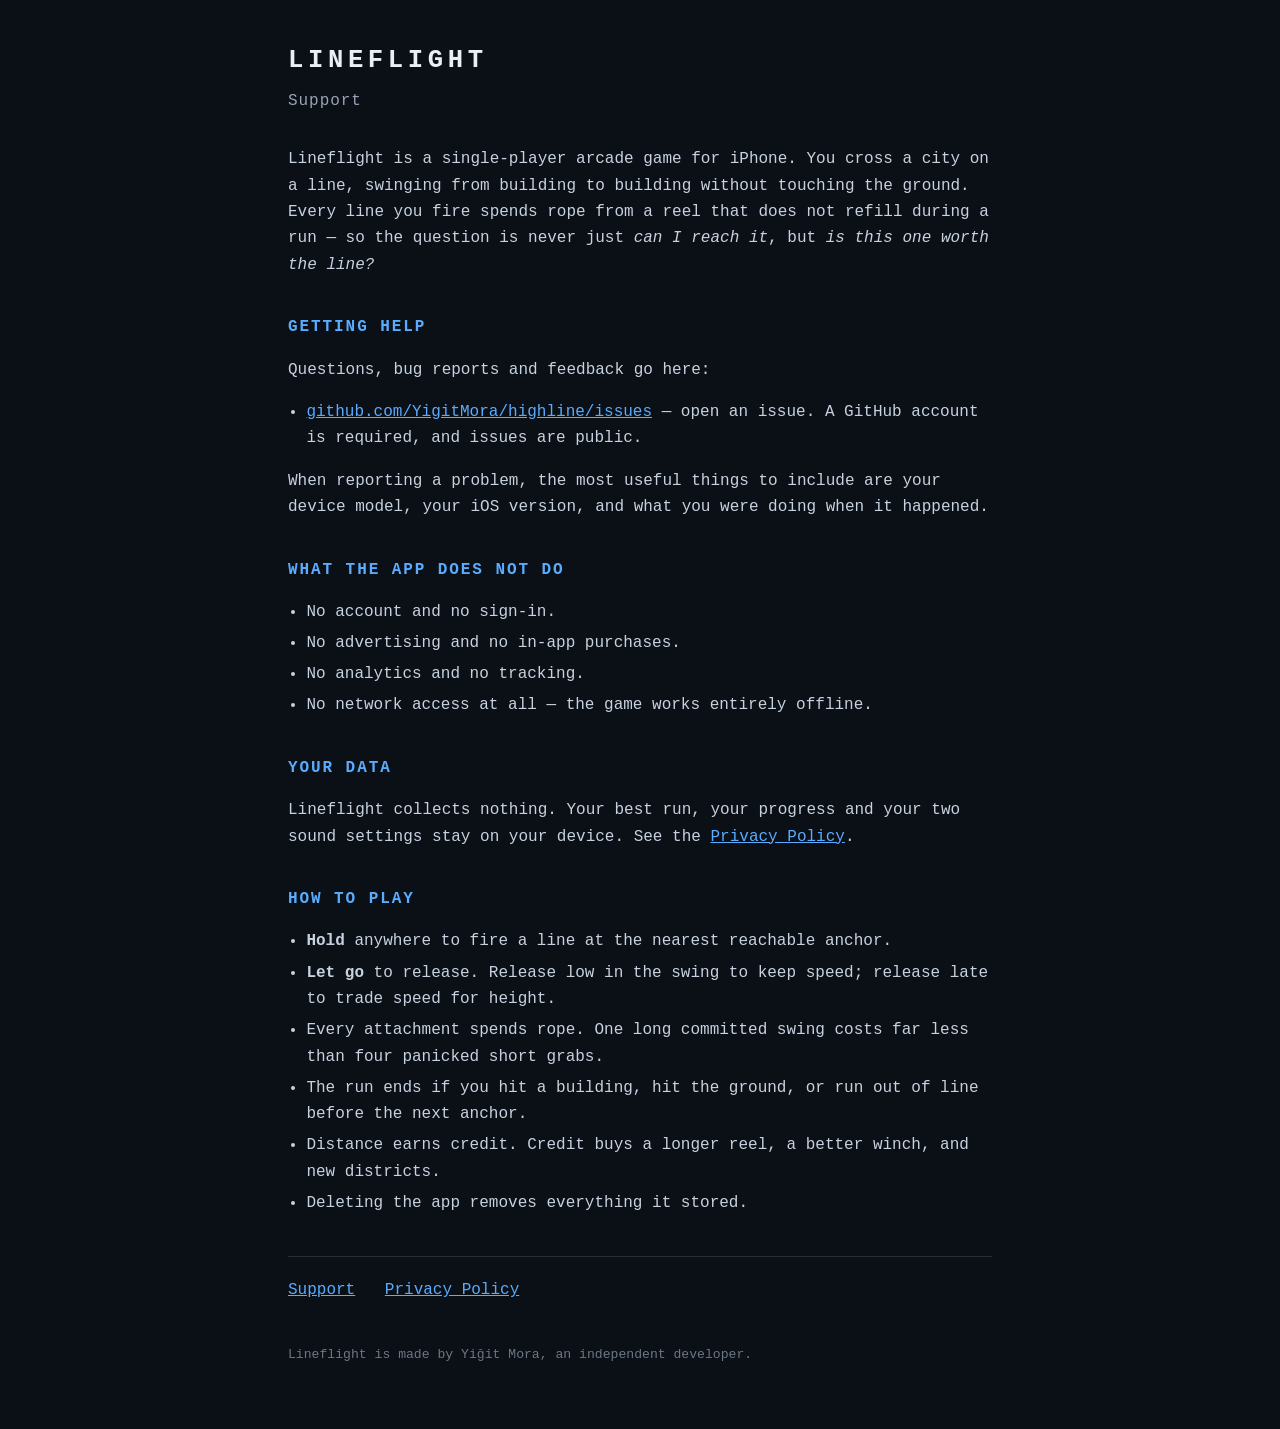
<file: index.html>
<!doctype html>
<html lang="en">
<head>
<meta charset="utf-8">
<meta name="viewport" content="width=device-width, initial-scale=1">
<title>Lineflight — Support</title>
<link rel="stylesheet" href="style.css">
</head>
<body>
<main>
  <h1>LINEFLIGHT</h1>
  <p class="sub">Support</p>

  <p>Lineflight is a single-player arcade game for iPhone. You cross a city on a line, swinging from building to building without touching the ground. Every line you fire spends rope from a reel that does not refill during a run — so the question is never just <em>can I reach it</em>, but <em>is this one worth the line?</em></p>

  <h2>GETTING HELP</h2>
  <p>Questions, bug reports and feedback go here:</p>
  <ul>
    <li><a href="https://github.com/YigitMora/highline/issues">github.com/YigitMora/highline/issues</a>
        — open an issue. A GitHub account is required, and issues are public.</li>
  </ul>
  <p>When reporting a problem, the most useful things to include are your device model, your iOS
  version, and what you were doing when it happened.</p>

  <h2>WHAT THE APP DOES NOT DO</h2>
  <ul>
    <li>No account and no sign-in.</li>
    <li>No advertising and no in-app purchases.</li>
    <li>No analytics and no tracking.</li>
    <li>No network access at all — the game works entirely offline.</li>
  </ul>

  <h2>YOUR DATA</h2>
  <p>Lineflight collects nothing. Your best run, your progress and your two sound settings stay on your
  device. See the <a href="privacy.html">Privacy Policy</a>.</p>

  <h2>HOW TO PLAY</h2>
  <ul>
    <li><strong>Hold</strong> anywhere to fire a line at the nearest reachable anchor.</li>
    <li><strong>Let go</strong> to release. Release low in the swing to keep speed; release late to trade speed for height.</li>
    <li>Every attachment spends rope. One long committed swing costs far less than four panicked short grabs.</li>
    <li>The run ends if you hit a building, hit the ground, or run out of line before the next anchor.</li>
    <li>Distance earns credit. Credit buys a longer reel, a better winch, and new districts.</li>
    <li>Deleting the app removes everything it stored.</li>
  </ul>

  <nav>
    <a href="index.html">Support</a>
    <a href="privacy.html">Privacy Policy</a>
  </nav>
  <footer>Lineflight is made by Yi&#287;it Mora, an independent developer.</footer>
</main>
</body>
</html>
</file>
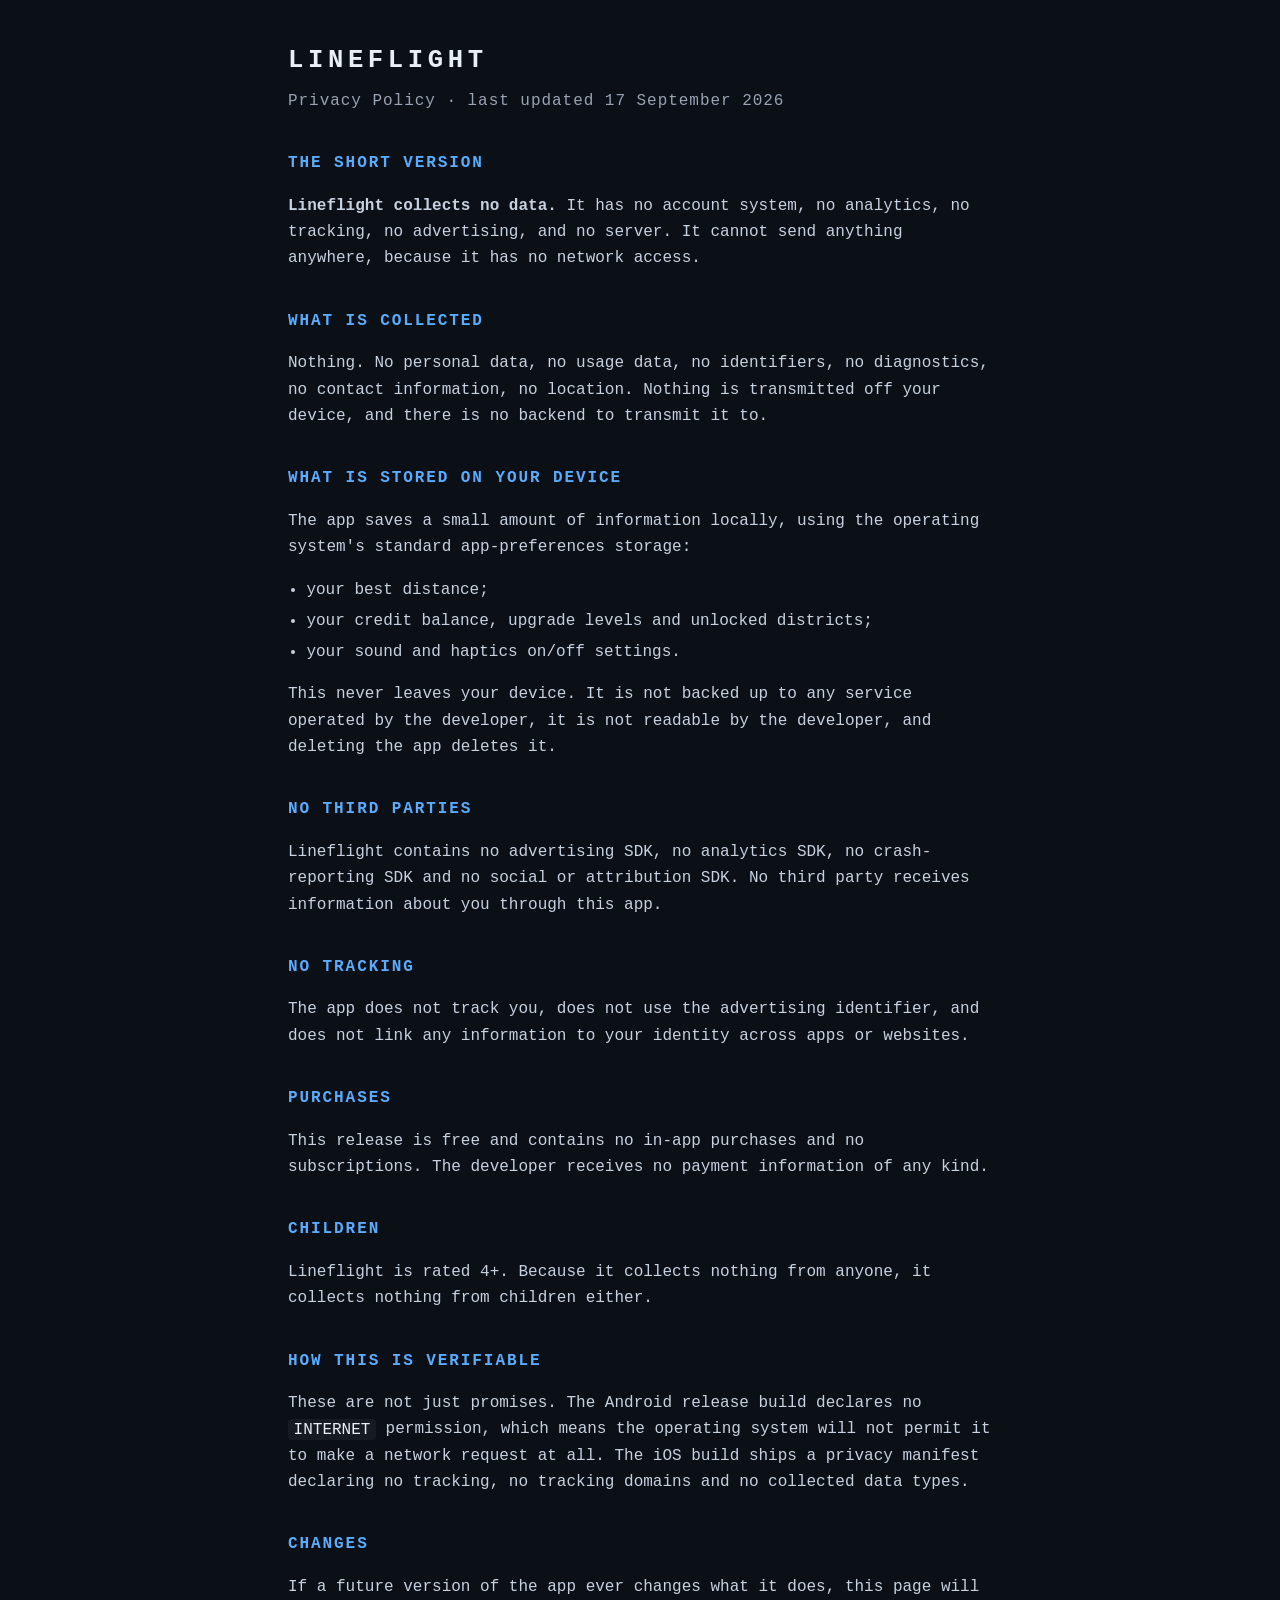
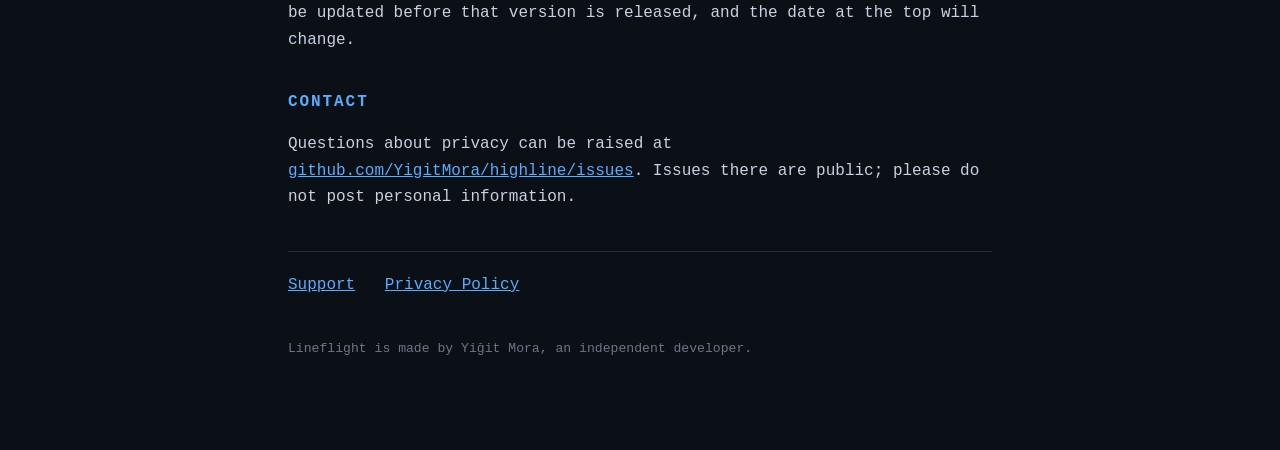
<file: privacy.html>
<!doctype html>
<html lang="en">
<head>
<meta charset="utf-8">
<meta name="viewport" content="width=device-width, initial-scale=1">
<title>Lineflight — Privacy Policy</title>
<link rel="stylesheet" href="style.css">
</head>
<body>
<main>
  <h1>LINEFLIGHT</h1>
  <p class="sub">Privacy Policy &middot; last updated 17 September 2026</p>

  <h2>THE SHORT VERSION</h2>
  <p><strong>Lineflight collects no data.</strong> It has no account system, no analytics, no tracking,
  no advertising, and no server. It cannot send anything anywhere, because it has no network
  access.</p>

  <h2>WHAT IS COLLECTED</h2>
  <p>Nothing. No personal data, no usage data, no identifiers, no diagnostics, no contact
  information, no location. Nothing is transmitted off your device, and there is no backend to
  transmit it to.</p>

  <h2>WHAT IS STORED ON YOUR DEVICE</h2>
  <p>The app saves a small amount of information locally, using the operating system's standard
  app-preferences storage:</p>
  <ul>
    <li>your best distance;</li>
    <li>your credit balance, upgrade levels and unlocked districts;</li>
    <li>your sound and haptics on/off settings.</li>
  </ul>
  <p>This never leaves your device. It is not backed up to any service operated by the developer,
  it is not readable by the developer, and deleting the app deletes it.</p>

  <h2>NO THIRD PARTIES</h2>
  <p>Lineflight contains no advertising SDK, no analytics SDK, no crash-reporting SDK and no social or
  attribution SDK. No third party receives information about you through this app.</p>

  <h2>NO TRACKING</h2>
  <p>The app does not track you, does not use the advertising identifier, and does not link any
  information to your identity across apps or websites.</p>

  <h2>PURCHASES</h2>
  <p>This release is free and contains no in-app purchases and no subscriptions. The developer
  receives no payment information of any kind.</p>

  <h2>CHILDREN</h2>
  <p>Lineflight is rated 4+. Because it collects nothing from anyone, it collects nothing from children
  either.</p>

  <h2>HOW THIS IS VERIFIABLE</h2>
  <p>These are not just promises. The Android release build declares no <code>INTERNET</code>
  permission, which means the operating system will not permit it to make a network request at all.
  The iOS build ships a privacy manifest declaring no tracking, no tracking domains and no collected
  data types.</p>

  <h2>CHANGES</h2>
  <p>If a future version of the app ever changes what it does, this page will be updated before that
  version is released, and the date at the top will change.</p>

  <h2>CONTACT</h2>
  <p>Questions about privacy can be raised at
  <a href="https://github.com/YigitMora/highline/issues">github.com/YigitMora/highline/issues</a>.
  Issues there are public; please do not post personal information.</p>

  <nav>
    <a href="index.html">Support</a>
    <a href="privacy.html">Privacy Policy</a>
  </nav>
  <footer>Lineflight is made by Yi&#287;it Mora, an independent developer.</footer>
</main>
</body>
</html>
</file>
<file: style.css>
/* One stylesheet, no fonts fetched, no scripts, no cookies, no analytics. */
:root { color-scheme: dark; }
* { box-sizing: border-box; }
body {
  margin: 0; padding: 2.5rem 1.25rem 4rem;
  background: #0B0F16; color: #E9EFF6;
  font: 16px/1.65 ui-monospace, SFMono-Regular, Menlo, Consolas, monospace;
}
main { max-width: 44rem; margin: 0 auto; }
h1 { font-size: 1.6rem; letter-spacing: .18em; margin: 0 0 .35rem; }
h2 { font-size: 1rem; letter-spacing: .12em; margin: 2.25rem 0 .6rem; color: #5AACFF; }
p, li { color: #C7D2E0; }
.sub { color: #98A3B3; margin: 0 0 2rem; letter-spacing: .06em; }
ul { padding-left: 1.15rem; }
li { margin: .3rem 0; }
a { color: #5AACFF; }
nav { margin: 2.5rem 0 0; padding-top: 1.25rem; border-top: 1px solid #262D38; }
nav a { margin-right: 1.25rem; }
footer { margin-top: 2.5rem; color: #6B7787; font-size: .82rem; }
code { color: #E9EFF6; background: #161B22; padding: .1rem .35rem; border-radius: 4px; }
</file>
